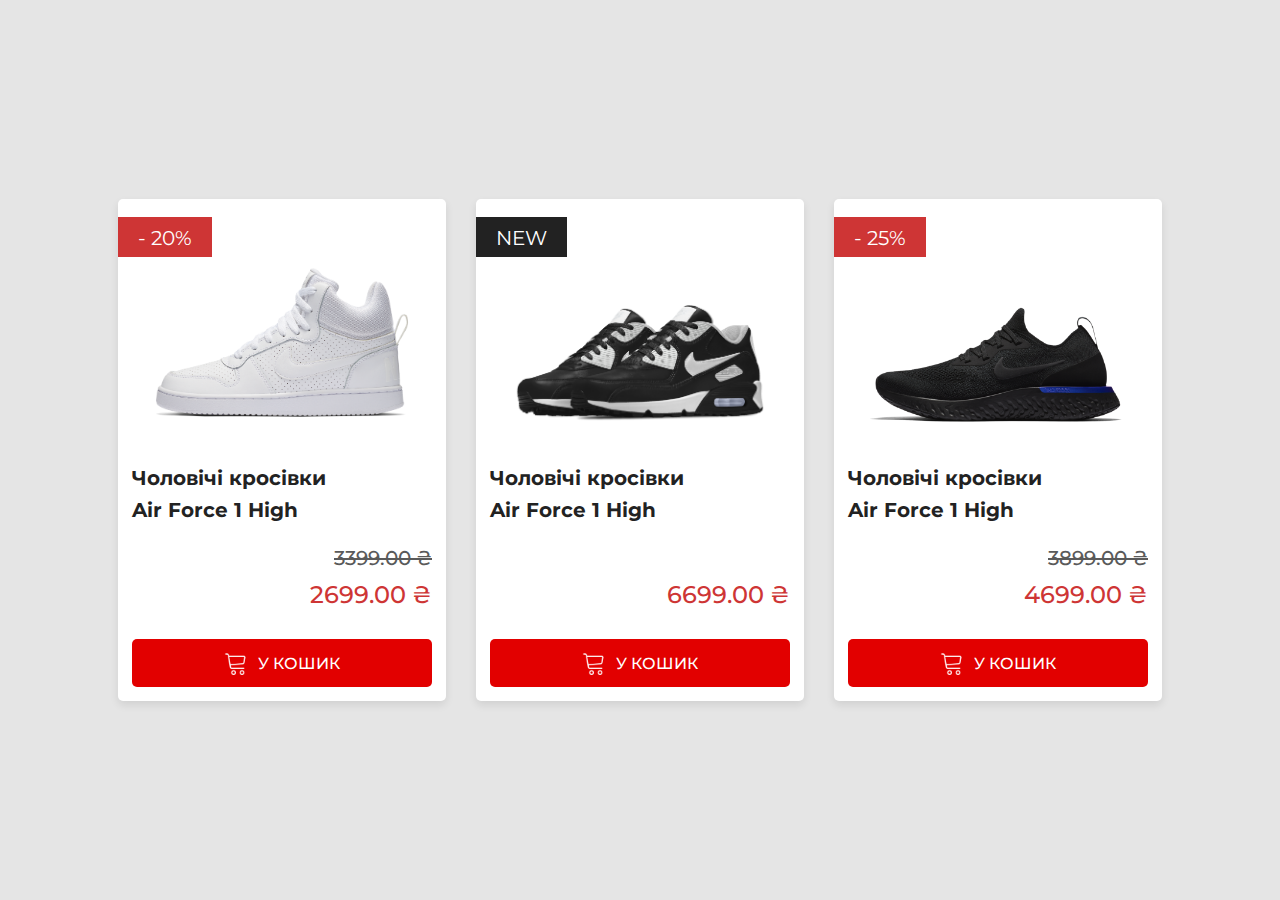
<file: index.html>
<!DOCTYPE html>
<html lang="en">

<head>
    <meta charset="UTF-8">
    <meta http-equiv="X-UA-Compatible" content="IE=edge">
    <meta name="viewport" content="width=device-width, initial-scale=1.0">
    <link rel="preconnect" href="https://fonts.gstatic.com" crossorigin>
    <link href="https://fonts.googleapis.com/css2?family=Montserrat:wght@500;700;900&display=swap" rel="stylesheet">
    <link rel="stylesheet" href="css/style.css">
    <title>productCross</title>
</head>

<body>
    <div class="container">
        <div class="card">
            <span class="card-tile">- 20%</span>
            <div class="card-image">
                <img src="./images/cross1.png" alt="#">
            </div>
            <a href="" class="card-title">
                <p>Чоловічі кросівки</p>
                <p>Air Force 1 High</p>
            </a>
            <div class="card-price">
                <p class="card-price-sale">3399.00 ₴</p>
                <p class="card-price-original">2699.00 ₴</p>
            </div>
            <a href="" class="card-btn">
                <img src="./images/backet.png" alt="#" class="card-btn-backet"><span>У КОШИК</span>
            </a>
        </div>
        <div class="card">
            <span class="card-tile new-tile"> new</span>
            <div class="card-image">
                <img src="./images/2.png" alt="#">
            </div>
            <a href="" class="card-title">
                <p>Чоловічі кросівки</p>
                <p>Air Force 1 High</p>
            </a>
            <div class="card-price">
                <p class="card-price-sale"></p>
                <p class="card-price-original">6699.00 ₴</p>
            </div>
            <a href="" class="card-btn">
                <img src="./images/backet.png" alt="#" class="card-btn-backet"><span>У КОШИК</span>
            </a>
        </div>
        <div class="card">
            <span class="card-tile">- 25%</span>
            <div class="card-image">
                <img src="./images/3.png" alt="#">
            </div>
            <a href="" class="card-title">
                <p>Чоловічі кросівки</p>
                <p>Air Force 1 High</p>
            </a>
            <div class="card-price">
                <p class="card-price-sale">3899.00 ₴</p>
                <p class="card-price-original">4699.00 ₴</p>
            </div>
            <a href="" class="card-btn">
                <img src="./images/backet.png" alt="#" class="card-btn-backet"><span>У КОШИК</span>
            </a>
        </div>
    </div>

</body>

</html>
</file>
<file: css/style.css>
*{
    margin: 0;
    padding: 0;
    box-sizing: border-box;
    font-family: 'Montserrat', sans-serif;
}
body{
    min-width: 100vw;
    min-height: 100vh;
    display:flex;
    align-items: center;
    justify-content: center;
    background: #e5e5e5;
}
.container {
    display: grid;
    /* grid-template-columns: 500px 1fr 2fr; */
    grid-template-columns: repeat(3, 1fr);
    gap: 30px;
}
.card-image  img {
    width: 100%;
    width: 300px;
    max-height: 205px;
    object-fit: cover;
}
.card {
    /* width: 370px; */
    height: 502px;
    background: #ffffff;
    box-shadow: 0px 4px 8px rgba(0,0,0,0.09);
    border-radius: 5px;
    padding: 14px;
    display: flex;
    flex-direction: column;
    justify-content: flex-end;
    align-items: center;
    position: relative;
}
.card-tile {
    position: absolute;
    top: 18px;
    left: 0;
    background: #CE3535;
    font-size: 20px;
    line-height: 24px;
    color: #FFFFFF;
    padding: 9px 20px 7px;
}
.new-tile {
    background: #222;
    text-transform: uppercase;
}
.card-title {
    color: #222222;
    font-weight: bold;
    font-size: 20px;
    line-height: 1.6;
    text-decoration: none;
    margin-top: 15px;
    width: 100%;
}
.card-title:hover {
    text-decoration: underline;
}
.card-price {
    width: 100%;
    text-align: right;

}
.card-price-sale {
    color: #5a5a5a;
    font-weight: 500;
    font-size: 20px;
    text-decoration: line-through;
    margin: 20px 0 10px;
    min-height: 24px;
}
.card-price-original {
    color: #CE3535;
    font-weight: 500;
    font-size: 24px;
}
.card-btn {
    background: #E20000;
    border-radius: 5px;
    font-weight: 500;
    font-size: 16px;
    color: #fff;
    text-transform: uppercase;
    text-decoration: none;
    padding: 12px;
    width: 100%;
    display: flex;
    justify-content: center;
    align-items: center;
    margin-top: 30px;
}
.card-btn:hover {
    text-decoration: underline;
}
.card-btn-backet {
    height: 24px;
    width: 24px;
    margin-right: 10px;
    filter: invert();
}
</file>
